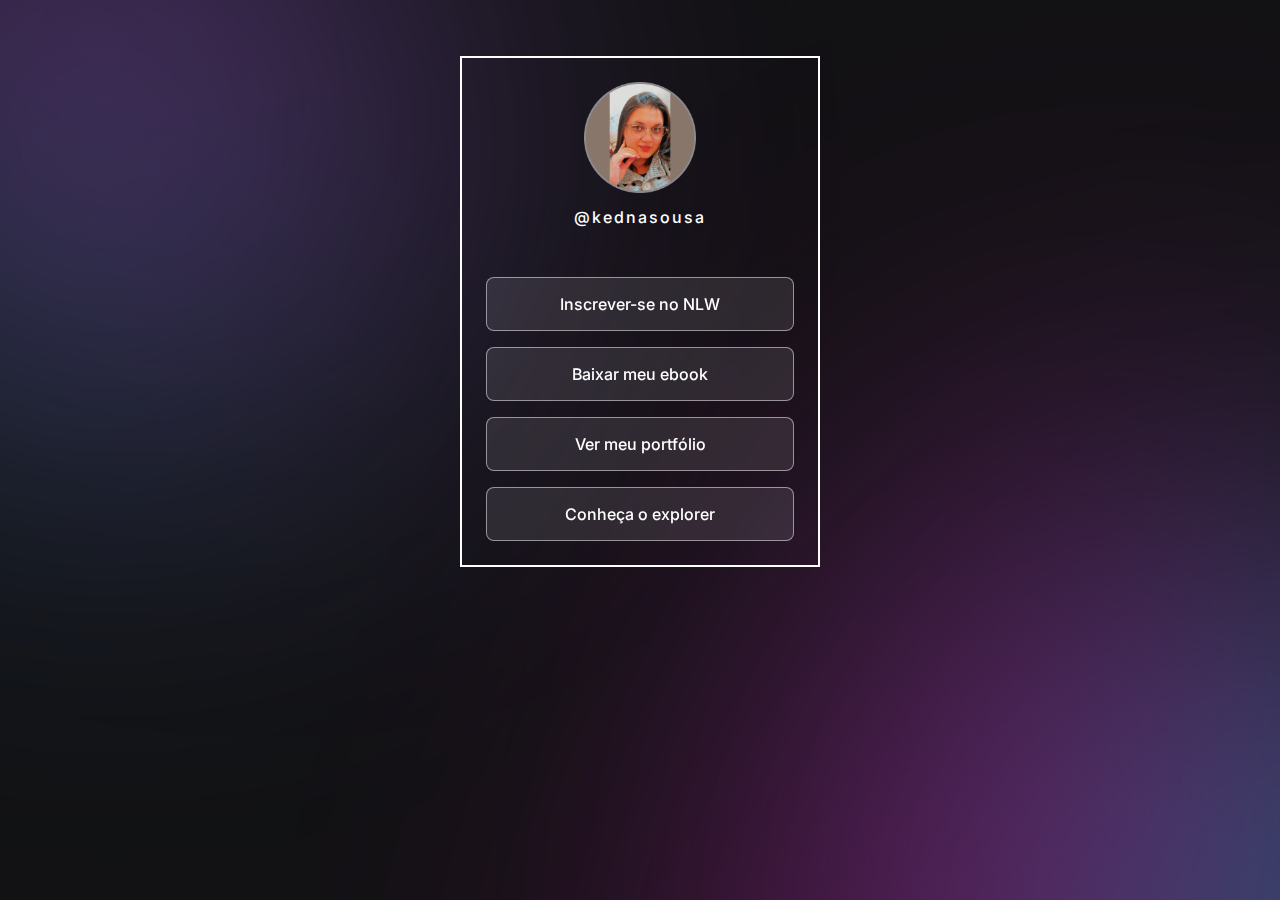
<file: DevLinks/index.html>
<!DOCTYPE html>
<html lang="pt-BR">
  <head>
    <link rel="preconnect" href="https://fonts.googleapis.com" />
    <link rel="preconnect" href="https://fonts.gstatic.com" crossorigin />
    <link
      href="https://fonts.googleapis.com/css2?family=Inter:wght@400;500&display=swap"
      rel="stylesheet"
    />
    <meta charset="UTF-8" />
    <meta http-equiv="X-UA-Compatible" content="IE=edge" />
    <meta name="viewport" content="width=device-width, initial-scale=1.0" />
    <title>DevLinks</title>
    <link rel="stylesheet" href="style.css" />
  </head>

  <body>
    <div id="container">
      <div id="profile">
        <img
          src="./assets/avatar.png"
          alt="Foto de Kedna com mão no queixo, usando óculos e blusa de lã cinza com bolinhas pretas."
        />
        <p>@kednasousa</p>
      </div>
      <ul>
        <li>
          <a href="#" target="_blank">Inscrever-se no NLW</a>
        </li>

        <li>
          <a href="#" target="_blank">Baixar meu ebook</a>
        </li>

        <li>
          <a href="#" target="_blank">Ver meu portfólio</a>
        </li>

        <li>
          <a href="#" target="_blank">Conheça o explorer</a>
        </li>
      </ul>
    </div>
  </body>
</html>
</file>
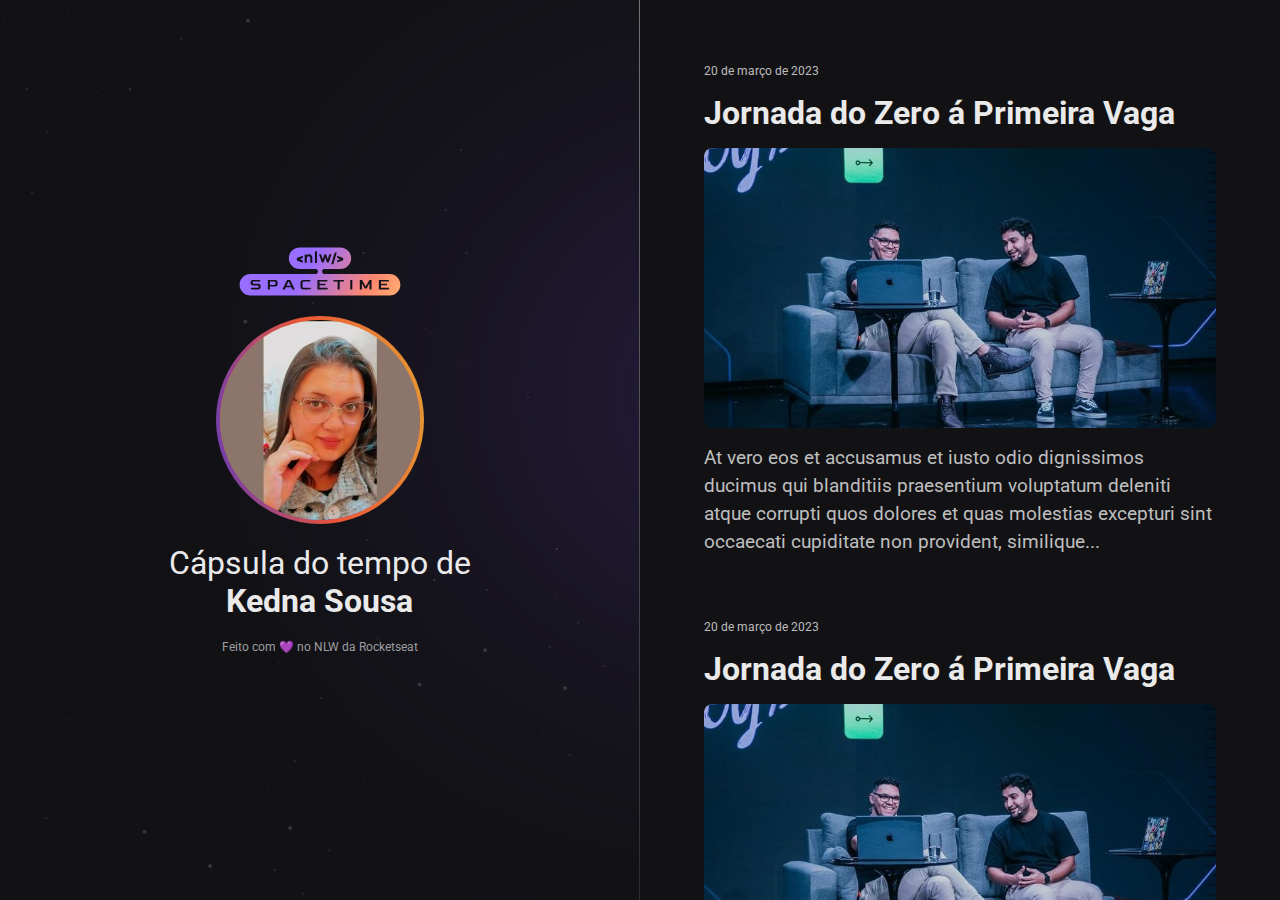
<file: nlw-spacetime/index.html>
<!DOCTYPE html>
<html lang="pt-br">
  <head>
    <meta charset="UTF-8" />
    <meta http-equiv="X-UA-Compatible" content="IE=edge" />
    <meta name="viewport" content="width=device-width, initial-scale=1.0" />
    <link rel="shortcut icon" href="./assets/favicon.png" type="png" />
    <link rel="stylesheet" href="style.css" />

    <title>NLW Spacetime</title>
  </head>
  <body>
    <aside>
      <img src="./assets/logo.svg" alt="Logo NLW Spacetime" />
      <img src="./assets/kedna2.jfif" alt="Foto de Kedna" />

      <p>
        Cápsula do tempo de <br />
        <strong>Kedna Sousa</strong>
      </p>

      <span>Feito com 💜 no NLW da Rocketseat</span>
    </aside>

    <nav>
      <a href="https://github.com/kednasousa" target="_blank" class="memory">
        <small>20 de março de 2023</small>
        <h1>Jornada do Zero á Primeira Vaga</h1>
        <div>
          <img src="./assets/jornada.png" alt="Rodrigo e Mayk apresentando o evento Jornada do Zero á Primeira vaga" />
        </div>

        <p>
          At vero eos et accusamus et iusto odio dignissimos ducimus qui
          blanditiis praesentium voluptatum deleniti atque corrupti quos dolores
          et quas molestias excepturi sint occaecati cupiditate non provident,
          similique...
        </p>
      </a>

      <a href="https://github.com/kednasousa" target="_blank" class="memory">
        <small>20 de março de 2023</small>
        <h1>Jornada do Zero á Primeira Vaga</h1>

        <div>
          <img src="./assets/jornada.png" alt="Rodrigo e Mayk apresentando o evento Jornada do Zero á Primeira vaga"/>
        </div>

        <p>
          At vero eos et accusamus et iusto odio dignissimos ducimus qui
          blanditiis praesentium voluptatum deleniti atque corrupti quos dolores
          et quas molestias excepturi sint occaecati cupiditate non provident,
          similique...
        </p>
      </a>

      <a href="https://github.com/kednasousa" target="_blank" class="memory">
        <small>20 de março de 2023</small>
        <h1>Jornada do Zero á Primeira Vaga</h1>
        <div>
          <img src="./assets/jornada.png" alt="Rodrigo e Mayk apresentando o evento Jornada do Zero á Primeira vaga"/>
        </div>

        <p>
          At vero eos et accusamus et iusto odio dignissimos ducimus qui
          blanditiis praesentium voluptatum deleniti atque corrupti quos dolores
          et quas molestias excepturi sint occaecati cupiditate non provident,
          similique...
        </p>
      </a>
    </nav>
  </body>
</html>
</file>
<file: DevLinks/style.css>
* {
  box-sizing: border-box;
  margin: 0;
  padding: 0;
}

:root {
  --bg-social-hover: rgba(255, 255, 255, 0.2);
  --bg-ul: rgba(255, 255, 255, 0.1);
  --bg-ul-hover: rgba(255, 255, 255, 0.05);
  --bg-url: url(imagens/mobile/background\ dark.jpg);
  --border-ul: rgba(255, 255, 255, 0.5);
  --btn-url: url(imagens/moon-stars.svg);
  --text-color: white;
}


body {
  background: url(./assets/bg-mobile-dark.svg) no-repeat top center/cover;
}

body * {
  color: #FFFFFFFF;
  font-family: 'Inter', sans-serif;
}

#container {
  border: 2px solid white;
  margin: 56px auto 0px;
  width: 360px;
}

#profile {
  text-align: center;
  padding: 24px;
}

#profile img {
  width: 112px;
}

#profile p {
  font-weight: 500;
  line-height: 24px;
  letter-spacing: 2px;
  margin-top: 8px;
}

ul {
  list-style: none;
  display: flex;
  flex-direction: column;
  gap: 16px;
  padding: 24px;
}

ul li a {
  -webkit-backdrop-filter: blur(8px);
  align-items: center;
  backdrop-filter: blur(4px);
  background: var(--bg-ul);
  border: 1px solid var(--border-ul);
  border-radius: 8px;
  display: flex;
  font-weight: 500;
  justify-content: center;
  padding: 16px 24px;
  text-decoration: none;
  transition: background 0.2s;
}

ul li a:hover {
  background: var(--bg-ul-hover);
  border: 1.5px solid var(--text-color);
}
</file>
<file: nlw-spacetime/style.css>
@import url("https://fonts.googleapis.com/css2?family=Roboto:wght@400;700&display=swap");

:root {
  /* GRAY */
  --gray-50: #eaeaea;
  --gray-100: #bebebf;
  --gray-200: #9e9ea0;
  --gray-300: #727275;
  --gray-400: #56565a;
  --gray-500: #2c2c31;
  --gray-600: #28282d;
  --gray-700: #1f1f23;
  --gray-800: #18181b;
  --gray-900: #121215;
  /* PURPLE */
  --purple-50: #f3eefc;
  --purple-100: #d8cbf7;
  --purple-200: #c6b2f3;
  --purple-300: #ab8eee;
  --purple-400: #9b79ea;
  --purple-500: #8257e5;
  --purple-600: #764fd0;
  --purple-700: #5c3ea3;
  --purple-800: #48307e;
  --purple-900: #372560;
  /* ORANGE */
  --orange-50: #ffefeb;
  --orange-100: #ffccc2;
  --orange-200: #ffb4a4;
  --orange-300: #ff927b;
  --orange-400: #ff7d61;
  --orange-500: #ff5c3a;
  --orange-600: #e85435;
  --orange-700: #b54129;
  --orange-800: #8c3320;
  --orange-900: #6b2718;
  /*YELLOW*/
  --yellow-50: #fff9ec;
  --yellow-100: #ffebc4;
  --yellow-200: #ffe2a7;
  --yellow-300: #ffd47f;
  --yellow-400: #ffcc66;
  --yellow-500: #ffbf40;
  --yellow-600: #e8ae3a;
  --yellow-700: #b5882d;
  --yellow-800: #8c6923;
  --yellow-900: #6b501b;
  /* GREEN */
  --green-50: #e6fbef;
  --green-100: #b1f1ce;
  --green-200: #8cebb6;
  --green-300: #57e295;
  --green-400: #36dc81;
  --green-500: #04d361;
  --green-600: #04c058;
  --green-700: #039645;
  --green-800: #039645;
  --green-900: #025929;

  font-size: 16px;
}

::-webkit-scrollbar {
  width: 8px;
}

::-webkit-scrollbar-track {
  background: var(--gray-500);
}

::-webkit-scrollbar-thumb {
  background: var(--gray-200);
  border-radius: 50px;
}

@keyframes entering {
  from {
    opacity: 0;
    transform: translateY(-200px);
  }

  to {
    opacity: 1;
    transform: translateY(0);
  }
}

* {
  margin: 0;
  padding: 0;
  box-sizing: border-box;
}

body {
  background-color: var(--gray-900);
  color: var(--gray-50);
  font-family: "Roboto", sans-serif;

  display: grid;
  grid-template-areas: "profile timeline";
  grid-template-columns: 1fr 1fr;
  grid-template-rows: 100vh;
}

nav {
  padding: 64px;
  grid-area: timeline;

  overflow-y: scroll;

  animation: entering 0.7s ease-in-out;
}

.memory {
  display: flex;
  flex-direction: column;
  gap: 16px;
  text-decoration: none;
  margin-bottom: 64px;
}

.memory small {
  color: var(--gray-100);
  font-size: 0.75rem;
  font-weight: 400;
  text-decoration: none;
}

.memory h1 {
  font-size: 2rem;
  font-weight: 700;
  color: var(--gray-50);
}

.memory img {
  width: 100%;
  height: 280px;
  object-fit: cover;
  border-radius: 8px;
  transition: transform 0.3s ease-in-out;
}

.memory div {
  width: 100%;
  height: 280px;
  overflow: hidden;
  border-radius: 8px;
}

.memory:hover img {
  transform: scale(1.1);
}

.memory p {
  font-size: 1.2rem;
  color: var(--gray-100);
  line-height: 28px;
}

aside {
  grid-area: profile;

  display: flex;
  flex-direction: column;
  align-items: center;
  justify-content: center;
  gap: 20px;

  border-right: 1px solid;
  border-image: linear-gradient(var(--gray-300), var(--gray-500)) 1;

  background-image: url("./assets/background.svg");
  background-position: top right;
  background-repeat: no-repeat;
  background-size: auto 100%;
}

aside * {
  animation: entering 0.7s ease-in-out;
}

aside img:nth-child(2) {
  width: 160;
  height: 160;
  border-radius: 50%;

  border: 4px solid transparent;
  background: linear-gradient(#e39e33, #ed5636, #633bbc) padding-box,
    linear-gradient(260deg, #e39e33, #ed5636, #633bbc) border-box;
}

aside p {
  font-size: 2rem;
  text-align: center;
}

aside span {
  font-size: 0.75rem;
  color: var(--gray-200);
}

@media (max-width: 768px) {
  :root {
    font-size: 14px;
  }

  body {
    grid-template-columns: 1fr;
    grid-template-rows: 0.2fr 0.8fr;
    grid-template-areas:
      "profile"
      "timeline";
  }

  aside {
    border-right: none;
    padding: 32px 12px;
  }

  nav {
    overflow: visible;
    padding: 22px;
  }
}
</file>
